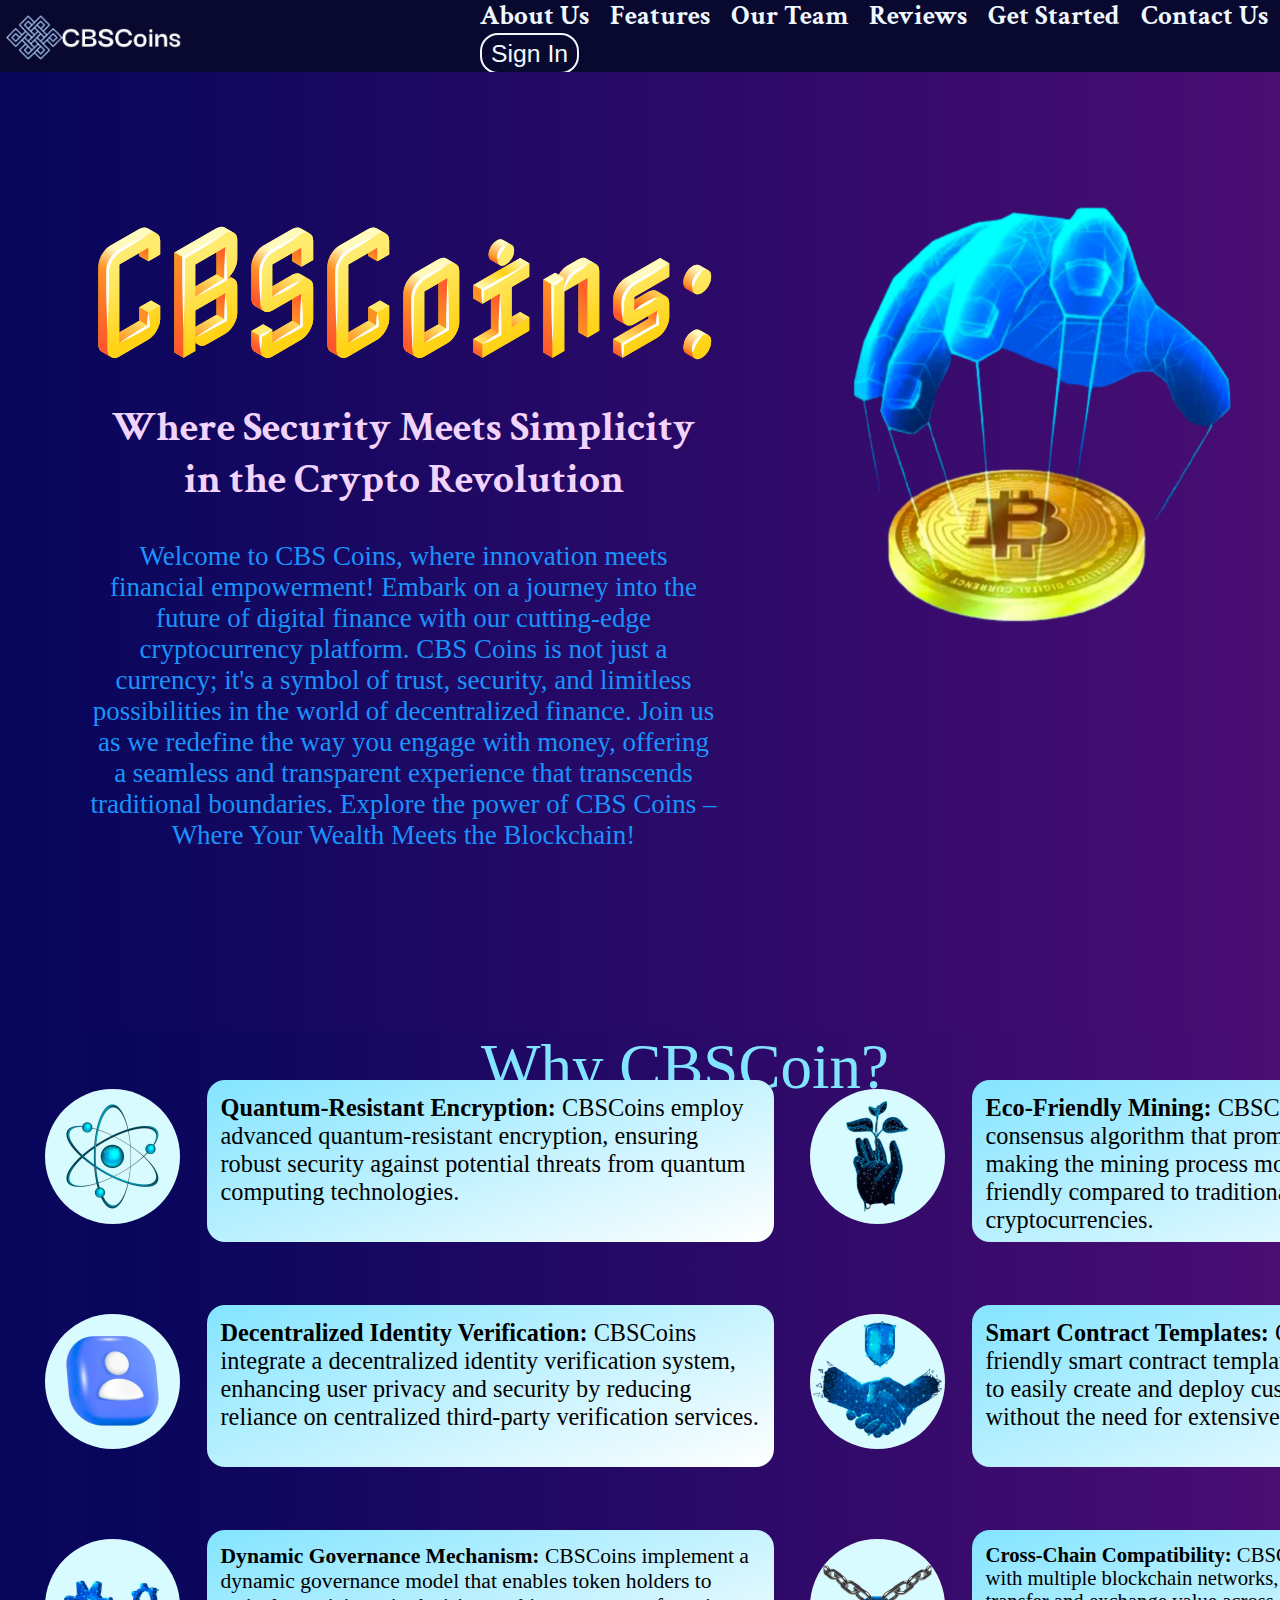
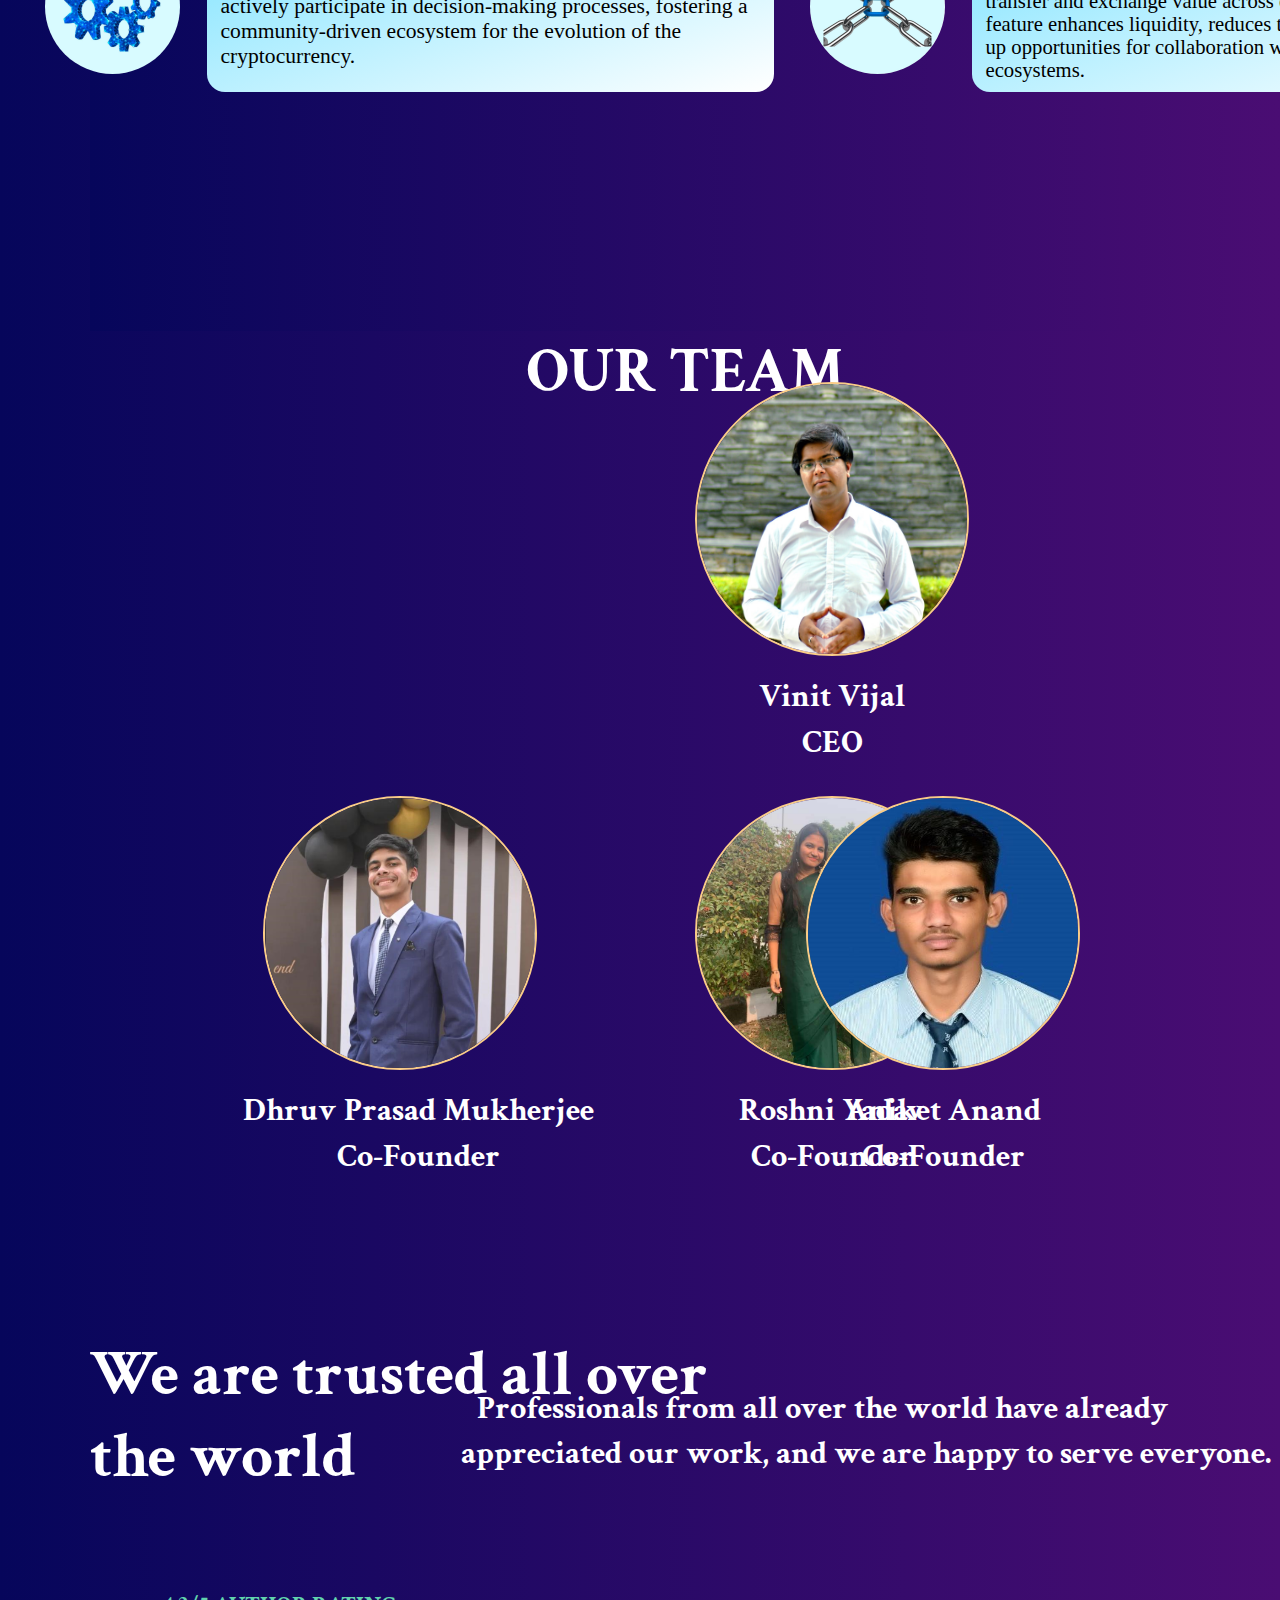
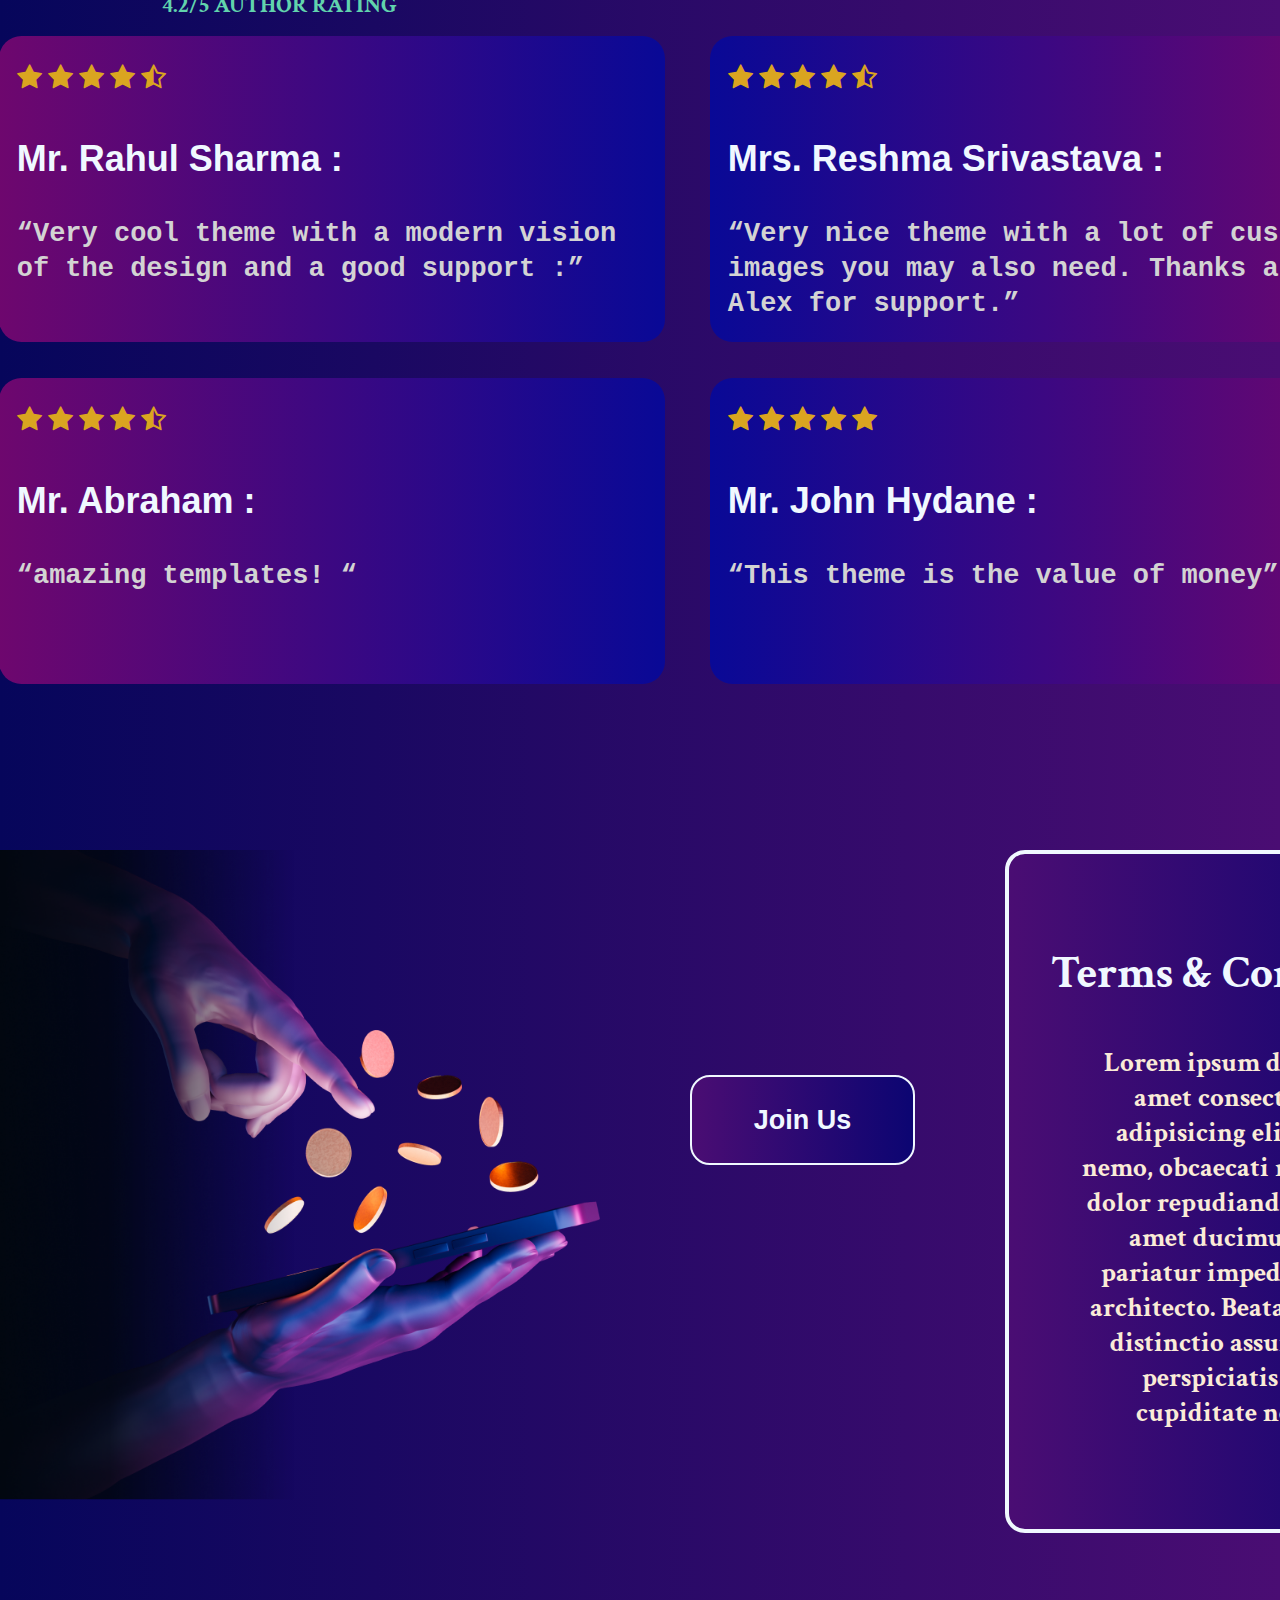
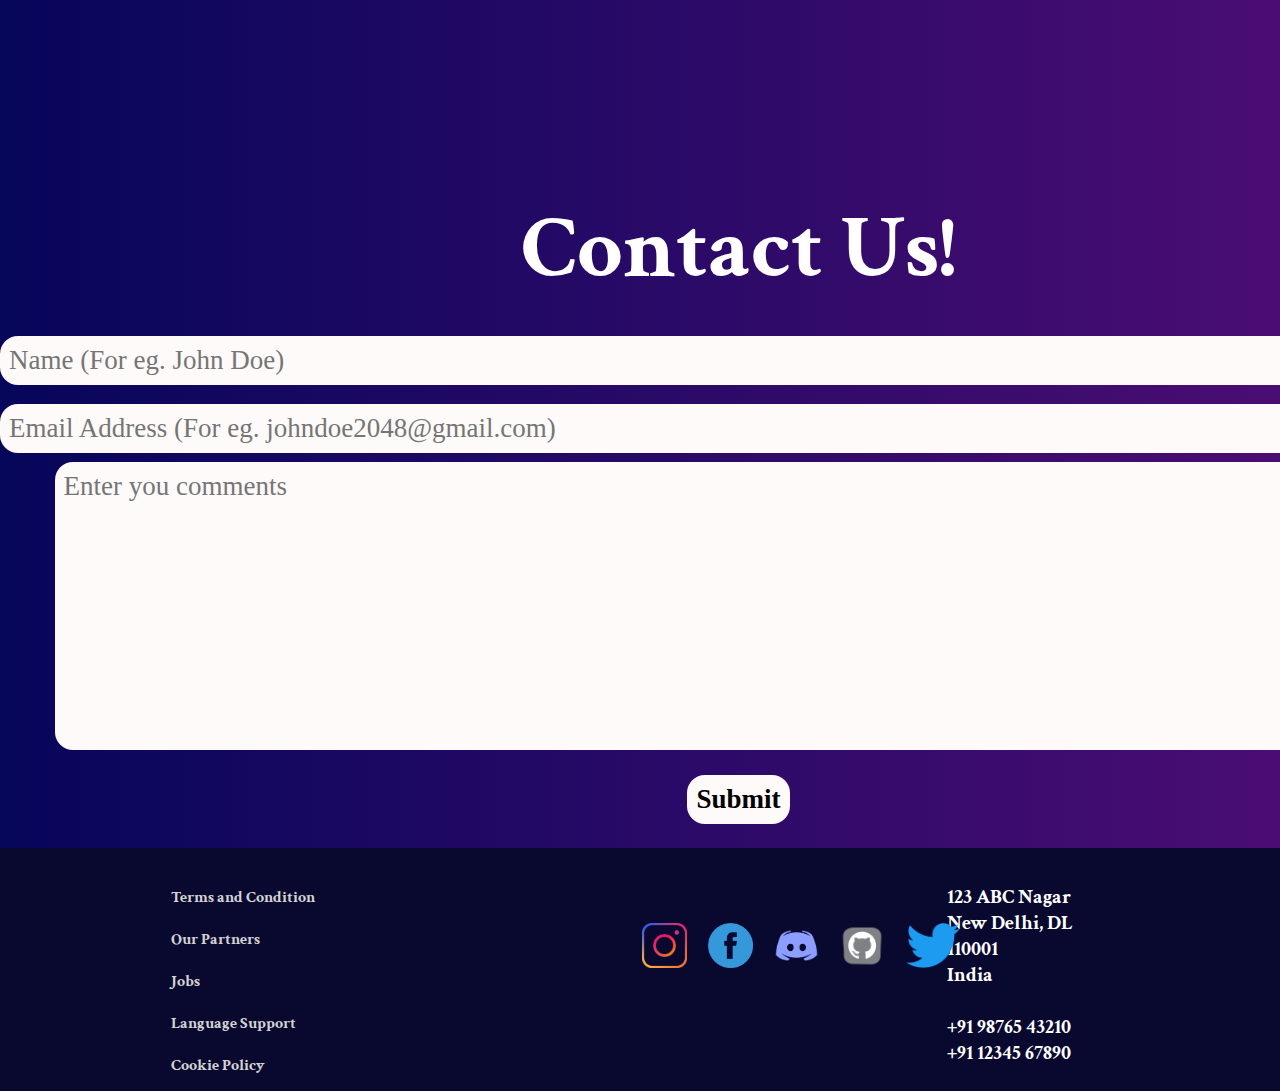
<file: CBSCoins-Final/index.html>
<!DOCTYPE html>
<html lang="en">
<head>
    <meta charset="UTF-8">
    <meta name="viewport" content="width=device-width, initial-scale=1.0">
    <title>Document</title>
    <link rel="stylesheet" href="design.css">
    <link rel="stylesheet" href="navbar.css">
    <link rel="stylesheet" href="features2.css">
    <link rel="stylesheet" href="team.css">
    <link rel="stylesheet" href="review.css">
    <link rel="stylesheet" href="contactus.css">
    <link rel="stylesheet" href="https://cdnjs.cloudflare.com/ajax/libs/font-awesome/4.7.0/css/font-awesome.min.css">
    <link rel="preconnect" href="https://fonts.googleapis.com">
    <link rel="preconnect" href="https://fonts.gstatic.com" crossorigin>
    <link href="https://fonts.googleapis.com/css2?family=Nabla:EDPT,EHLT@78,24&family=Zeyada&display=swap" rel="stylesheet">
</head>
<header>
    <nav class="navbar">
        <img src="logo.png" width="15%">
        <ul class="nav">
            <li><a href="#About">About Us</a></li>
            <li><a href="#bodyDM">Features</a></li>
            <li><a href="#team">Our Team</a></li>
            <li><a href="#reviews">Reviews</a></li>
            <li><a href="#use">Get Started</a></li>
            <li><a href="#contact">Contact Us</a></li>
            <li><button>Sign In</button></li>
        </ul>
    </nav>
</header>
<body>
    <div class="intro" id="About">
        <div class="main-text">
            <h1 class="nabla-googlefont">CBSCoins:<h1>
            <h2 class="subheading"> Where Security Meets Simplicity in the Crypto Revolution</h2><br>
            <p class="intro-para">Welcome to CBS Coins, where innovation meets financial empowerment!
             Embark on a journey into the future of digital finance with our cutting-edge 
             cryptocurrency platform. CBS Coins is not just a currency; it's a symbol of trust, 
             security, and limitless possibilities in the world of decentralized finance. 
             Join us as we redefine the way you engage with money, offering a seamless and transparent 
             experience that transcends traditional boundaries. Explore the power of 
             CBS Coins – Where Your Wealth Meets the Blockchain!</p>
        </div>
        <div class="main-image">
            <img src="main-image.png" width="600vh" height="500vh">
        </div>
    </div>
    <section class="intro" id="bodyDM">
        <p id="WhyCBSCoin">Why CBSCoin?</p>
        <div id="QREImage", class="images">
            <img src="Images/Quantum.jpg", class="imgLogo">
        </div>

        <div id="QREDesc", class="desc">
            <b>Quantum-Resistant Encryption:</b> CBSCoins employ advanced quantum-resistant encryption, ensuring robust security against potential threats from quantum computing technologies.
        </div>

        <div id="EFMImage", class="images">
            <img src="Images/Eco.jpg", class="imgLogo">
        </div>

        <div id="EFMDesc", class="desc">
            <b>Eco-Friendly Mining:</b> CBSCoins use a unique consensus algorithm that promotes energy efficiency, making the mining process more environmentally friendly compared to traditional proof-of-work cryptocurrencies.
        </div>

        <div id="DCIVImage", class="images">
            <img src="Images/Identity.jpg", class="imgLogo">
        </div>

        <div id="DCIVDesc", class="desc">
            <b>Decentralized Identity Verification:</b> CBSCoins integrate a decentralized identity verification system, enhancing user privacy and security by reducing reliance on centralized third-party verification services.
        </div>

        <div id="SCTImage", class="images">
            <img src="Images/Contract.jpg", class="imgLogo">
        </div>

        <div id="SCTDesc", class="desc">
            <b>Smart Contract Templates:</b> CBSCoins feature a user-friendly smart contract template system, allowing users to easily create and deploy custom smart contracts without the need for extensive coding knowledge.
        </div>

        <div id="DGMImage", class="images">
            <img src="Images/Mechanism.jpg", class="imgLogo">
        </div>

        <div id="DGMDesc", class="desc">
            <b>Dynamic Governance Mechanism:</b> CBSCoins implement a dynamic governance model that enables token holders to actively participate in decision-making processes, fostering a community-driven ecosystem for the evolution of the cryptocurrency.
        </div>

        <div id="CCCImage", class="images">
            <img src="Images/Chain.jpg", class="imgLogo">
        </div>

        <div id="CCCDesc", class="desc">
            <b>Cross-Chain Compatibility:</b> CBSCoins support interoperability with multiple blockchain networks, allowing users to seamlessly transfer and exchange value across different blockchains. This feature enhances liquidity, reduces transaction costs, and opens up opportunities for collaboration with other blockchain ecosystems.
        </div>
    </section>
    <section class="intro" id="team">
        <div class="team">
            <h1 class="_div1">OUR TEAM</h1>
        
        
            <div class="_div2">
                <div class="img1"> <img src="Images1/vinubhaiya.jpg" alt="" class="i1"></div>
                <h3 style="text-align: center;">Vinit Vijal <p style="text-align: center;margin-top: 0.5vh;">CEO</p></h3>
            </div>
            <div class="_div3">
                <div class="m1">
                    <div class="img2"><img src="Images1/jee.png" alt="" class="i1"></div>
                    <h3 style="text-align: center;">Dhruv Prasad Mukherjee <p style="text-align: center;margin-top: 0.5vh;">Co-Founder</p></h3>
                </div>
                <div class="m2">
                    <div class="img3"><img src="Images1/roshnu.png" alt="" class="i1"></div>
                    <h3 style="text-align: center;">Roshni Yadav <p style="text-align: center;margin-top: 0.5vh;">Co-Founder</p></h3>
                </div>
                <div class="m3">
                    <div class="img4"><img src="Images1/ani.jpg" alt="" class="i1"></div>
                    <h3 style="text-align: center;">Aniket Anand <p style="text-align: center;margin-top: 0.5vh;">Co-Founder</p></h3>
                </div>
            </div>
           </div>
        
    </section>
    <section class="intro" id="reviews">
        <div class="title">
            <a class="text1"><b>4.2/5 AUTHOR RATING</b></a>
            <h1 class="text2">We are trusted all over the world</h1>
            <a class="text3">Professionals from all over the world have already</a> 
            <a class="text4">appreciated our work, and we are happy to serve everyone.</a>
        </div>
        <div class="review">
            <div class="rev1">
                <div class="r1">
                    <span class="fa fa-star checked"></span>
                    <span class="fa fa-star checked"></span>
                    <span class="fa fa-star checked"></span>
                    <span class="fa fa-star checked"></span>
                    <span class="fa fa-star-half-full"></span>
                    <a class="f1"><br><br><b>Mr. Rahul Sharma :</b></a>
                    <a class="f2"><br><br>“Very cool theme with a modern vision of the design and a good support :”</a>
                </div>
                <div class="r2">
                    <span class="fa fa-star checked"></span>
                    <span class="fa fa-star checked"></span>
                    <span class="fa fa-star checked"></span>
                    <span class="fa fa-star checked"></span>
                    <span class="fa fa-star-half-full"></span>
                    <a class="f1"><br><br><b>Mrs. Reshma Srivastava :</b></a>
                    <a class="f2"><br><br>“Very nice theme with a lot of custom images you may also need. Thanks also Alex for support.”</a>
                </div>
            </div>
            <div class="rev2">
                <div class="r1">
                    <span class="fa fa-star checked"></span>
                    <span class="fa fa-star checked"></span>
                    <span class="fa fa-star checked"></span>
                    <span class="fa fa-star checked"></span>
                    <span class="fa fa-star-half-full"></span>
                    <a class="f1"><br><br><b>Mr. Abraham :</b></a>
                    <a class="f2"><br><br>“amazing templates! “</a>
                </div>
                <div class="r2">
                    <span class="fa fa-star checked"></span>
                    <span class="fa fa-star checked"></span>
                    <span class="fa fa-star checked"></span>
                    <span class="fa fa-star checked"></span>
                    <span class="fa fa-star checked"></span>
                    <a class="f1"><br><br><b>Mr. John Hydane :</b></a>
                    <a class="f2"><br><br>“This theme is the value of money”</a>
                </div>
            </div>
        </div>
    </section>
    <section class="start" id="use">
        <div class="new">
        <div class="coin">
            <img src="coin.png" width="600vh" height="650vh">
            <button>Join Us</button>
        </div>
        <div class="tc">
            <h3>Terms & Conditions</h3><br><br>
            <p>Lorem ipsum dolor sit amet consectetur adipisicing elit. 
                Quo nemo, obcaecati molestiae dolor repudiandae animi amet ducimus illo pariatur 
                impedit modi architecto. Beatae dolore distinctio assumenda perspiciatis eos, 
                cupiditate nemo.</p>
        </div>
    </div>
    </section>
    <section class="intro" id="contact">
        <div id="contactDiv">
            <div id="titleDiv">
                <h1 id="contactTitle">Contact Us!</h1>
            </div>
            <div id="allDivs" class="allDivs">
                <div id="nameDiv">
                    <input type="text" id="name" name="name" placeholder="Name (For eg. John Doe)" size="95">
                </div>
    
                <div id="emailDiv">
                    <input type="email" id="email" name="email" size="95" placeholder="Email Address (For eg. johndoe2048@gmail.com)">
                </div>
    
                <div id="commentDiv">
                    <textarea id="comment" name="comment" maxlength="300" rows="5" columns="60" placeholder="Enter you comments"></textarea>
                </div>
    
                <div id="submitDiv">
                    <input type="submit" title="Submit" value="Submit" id="submit">
                </div>
            </div>
        </div>
    
        <footer>
            <div class="FooterDiv">
                <div id="address-contact">
                    123 ABC Nagar<br>
                    New Delhi, DL 110001<br>
                    India<br><br>
                    +91 98765 43210<br>
                    +91 12345 67890
                </div>
                <div id="SMDiv">
                    <a href="#Instagram"><img src="Images/Instagram Logo.webp", class="SocialMedia", id="Instagram"></a>
                    <a href="#Facebook"><img src="Images/Facebook Logo.webp", class="SocialMedia", id="Facebook"></a>
                    <a href="#Discord"><img src="Images/Discord Logo.png", class="SocialMedia", id="Discord"></a>
                    <a href="#Github"><img src="Images/Github Logo.jpg", class="SocialMedia", id="Github"></a>
                    <a href="#Twitter"><img src="Images/Twitter Logo.webp", class="SocialMedia", id="Twitter"></a>
                </div>
                <div id="Links">
                    <br>
                    <a href="#ToC">Terms and Condition</a>
                    <br><br>
                    <a href="#OurPartners">Our Partners</a>
                    <br><br>
                    <a href="#Jobs">Jobs</a>
                    <br><br>
                    <a href="#LanguageSupport">Language Support</a>
                    <br><br>
                    <a href="#CookiePolicy">Cookie Policy</a>
                </div>
            </div>
        </footer>
    </section>
</body>
</html>
</file>
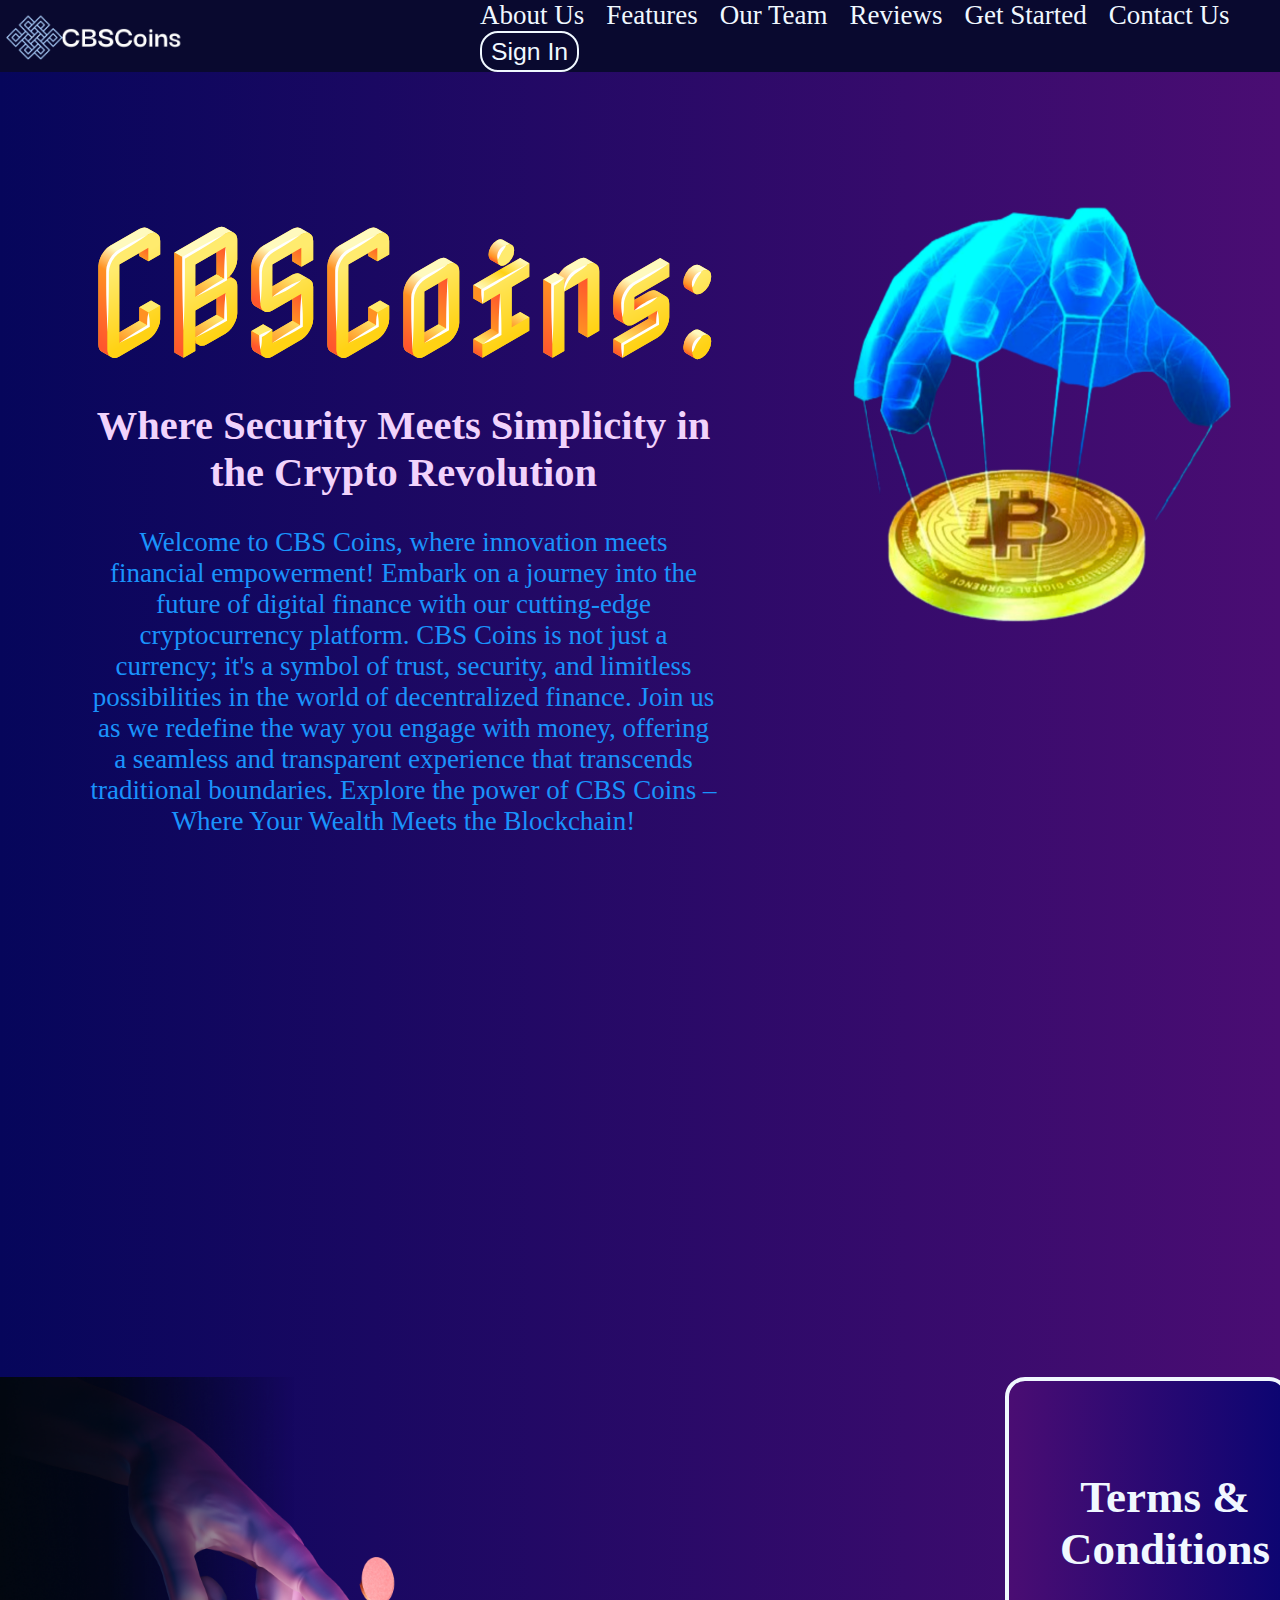
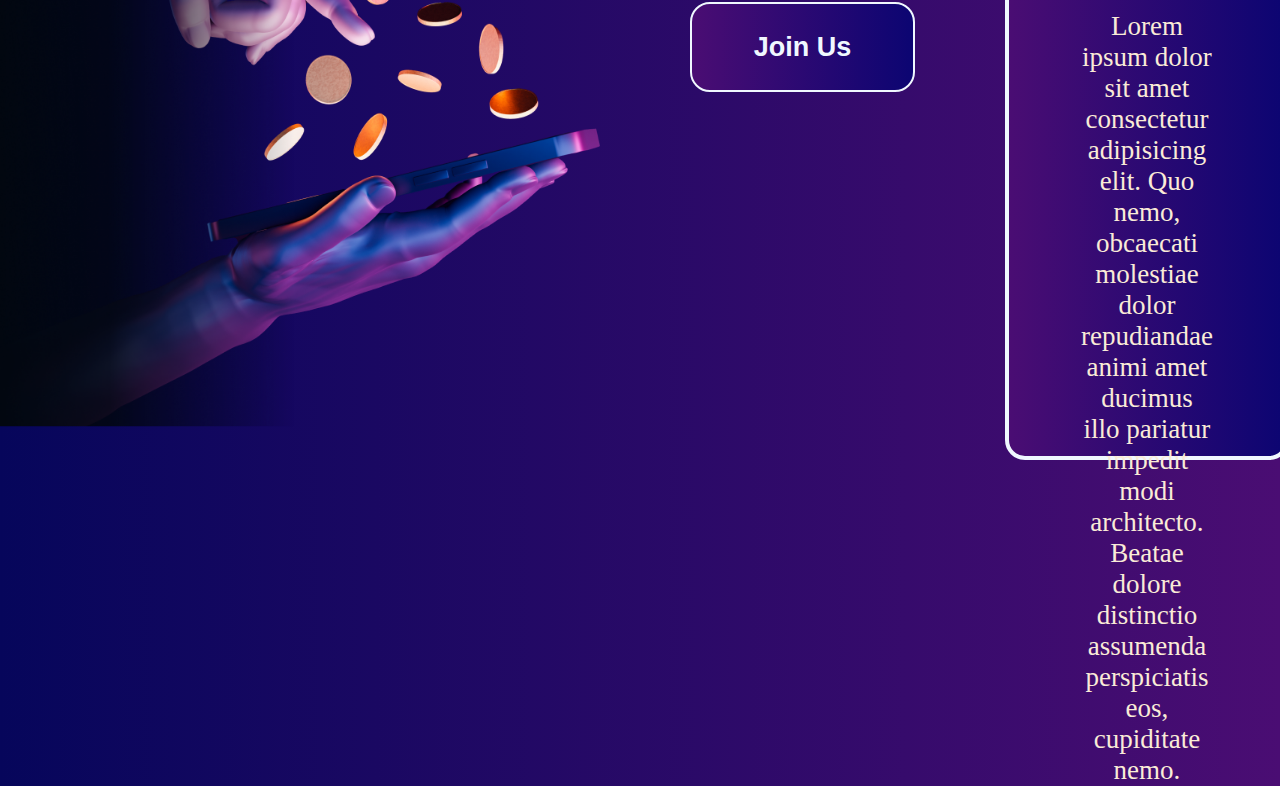
<file: Documents/CBSCoins-FutureCCs/index.html>
<!DOCTYPE html>
<html lang="en">
<head>
    <meta charset="UTF-8">
    <meta name="viewport" content="width=device-width, initial-scale=1.0">
    <title>Document</title>
    <link rel="stylesheet" href="design.css">
    <link rel="stylesheet" href="navbar.css">
    <link rel="preconnect" href="https://fonts.googleapis.com">
    <link rel="preconnect" href="https://fonts.gstatic.com" crossorigin>
    <link href="https://fonts.googleapis.com/css2?family=Nabla:EDPT,EHLT@78,24&family=Zeyada&display=swap" rel="stylesheet">
</head>
<header>
    <nav class="navbar">
        <img src="logo.png" width="15%">
        <ul class="nav">
            <li><a href="#About">About Us</a></li>
            <li><a href="#features">Features</a></li>
            <li><a href="#team">Our Team</a></li>
            <li><a href="#reviews">Reviews</a></li>
            <li><a href="#use">Get Started</a></li>
            <li><a href="#contact">Contact Us</a></li>
            <li><button>Sign In</button></li>
        </ul>
    </nav>
</header>
<body>
    <div class="intro" id="About">
        <div class="main-text">
            <h1 class="nabla-googlefont">CBSCoins:<h1>
            <h2 class="subheading"> Where Security Meets Simplicity in the Crypto Revolution</h2><br>
            <p class="intro-para">Welcome to CBS Coins, where innovation meets financial empowerment!
             Embark on a journey into the future of digital finance with our cutting-edge 
             cryptocurrency platform. CBS Coins is not just a currency; it's a symbol of trust, 
             security, and limitless possibilities in the world of decentralized finance. 
             Join us as we redefine the way you engage with money, offering a seamless and transparent 
             experience that transcends traditional boundaries. Explore the power of 
             CBS Coins – Where Your Wealth Meets the Blockchain!</p>
        </div>
        <div class="main-image">
            <img src="main-image.png" width="600vh" height="500vh">
        </div>
    </div>
    <section class="intro" id="features">
       
    </section>
    <section class="intro" id="team">
        
    </section>
    <section class="intro" id="reviews">
       
    </section>
    <section class="start" id="use">
        <div class="coin">
            <img src="coin.png" width="600vh" height="650vh">
            <button>Join Us</button>
        </div>
        <div class="tc">
            <h3>Terms & Conditions</h3><br><br>
            <p>Lorem ipsum dolor sit amet consectetur adipisicing elit. 
                Quo nemo, obcaecati molestiae dolor repudiandae animi amet ducimus illo pariatur 
                impedit modi architecto. Beatae dolore distinctio assumenda perspiciatis eos, 
                cupiditate nemo.</p>
        </div>
    </section>
    <section class="intro" id="contact">
        
    </section>
</body>
</html>
</file>
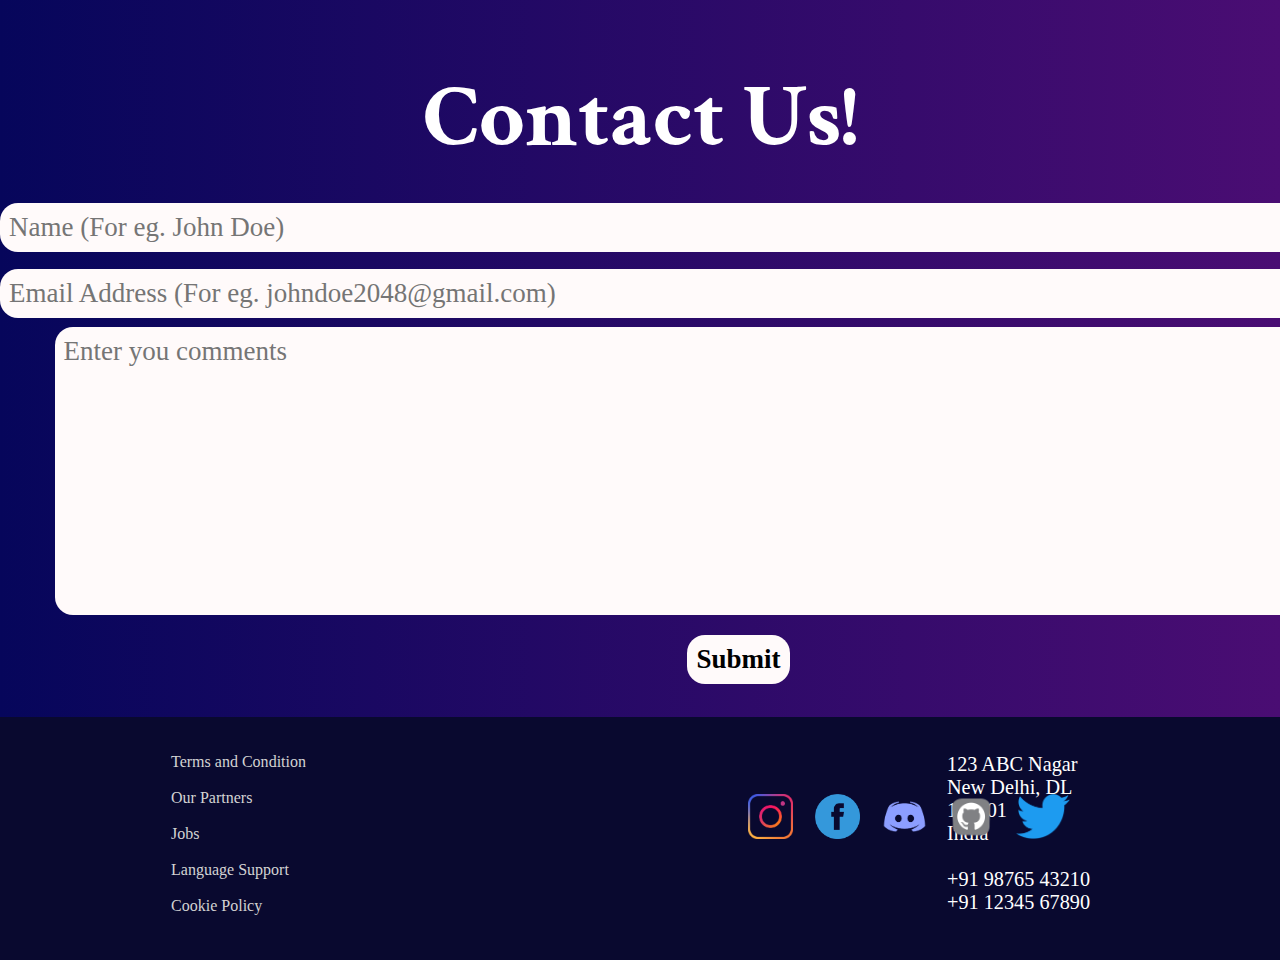
<file: Documents/CBSCoins-FutureCCs/contactus.html>
<!DOCTYPE html>
<html lang="en">
<head>
    <meta charset="UTF-8">
    <meta name="viewport" content="width=device-width, initial-scale=1.0">
    <title>Contact Us</title>
    <link rel="stylesheet" href="contactus.css">
</head>
<body id="bodyDM">
    <div id="contactDiv">
        <div id="titleDiv">
            <h1 id="contactTitle">Contact Us!</h1>
        </div>
        <div id="allDivs" class="allDivs">
            <div id="nameDiv">
                <input type="text" id="name" name="name" placeholder="Name (For eg. John Doe)" size="95">
            </div>

            <div id="emailDiv">
                <input type="email" id="email" name="email" size="95" placeholder="Email Address (For eg. johndoe2048@gmail.com)">
            </div>

            <div id="commentDiv">
                <textarea id="comment" name="comment" maxlength="300" rows="5" columns="60" placeholder="Enter you comments"></textarea>
            </div>

            <div id="submitDiv">
                <input type="submit" title="Submit" value="Submit" id="submit">
            </div>
        </div>
    </div>

    <footer>
        <div class="FooterDiv">
            <div id="address-contact">
                123 ABC Nagar<br>
                New Delhi, DL 110001<br>
                India<br><br>
                +91 98765 43210<br>
                +91 12345 67890
            </div>
            <div id="SMDiv">
                <a href="#Instagram"><img src="Images/Instagram Logo.webp", class="SocialMedia", id="Instagram"></a>
                <a href="#Facebook"><img src="Images/Facebook Logo.webp", class="SocialMedia", id="Facebook"></a>
                <a href="#Discord"><img src="Images/Discord Logo.png", class="SocialMedia", id="Discord"></a>
                <a href="#Github"><img src="Images/Github Logo.jpg", class="SocialMedia", id="Github"></a>
                <a href="#Twitter"><img src="Images/Twitter Logo.webp", class="SocialMedia", id="Twitter"></a>
            </div>
            <div id="Links">
                <br>
                <a href="#ToC">Terms and Condition</a>
                <br><br>
                <a href="#OurPartners">Our Partners</a>
                <br><br>
                <a href="#Jobs">Jobs</a>
                <br><br>
                <a href="#LanguageSupport">Language Support</a>
                <br><br>
                <a href="#CookiePolicy">Cookie Policy</a>
            </div>
        </div>
    </footer>
</body>
</html>
</file>
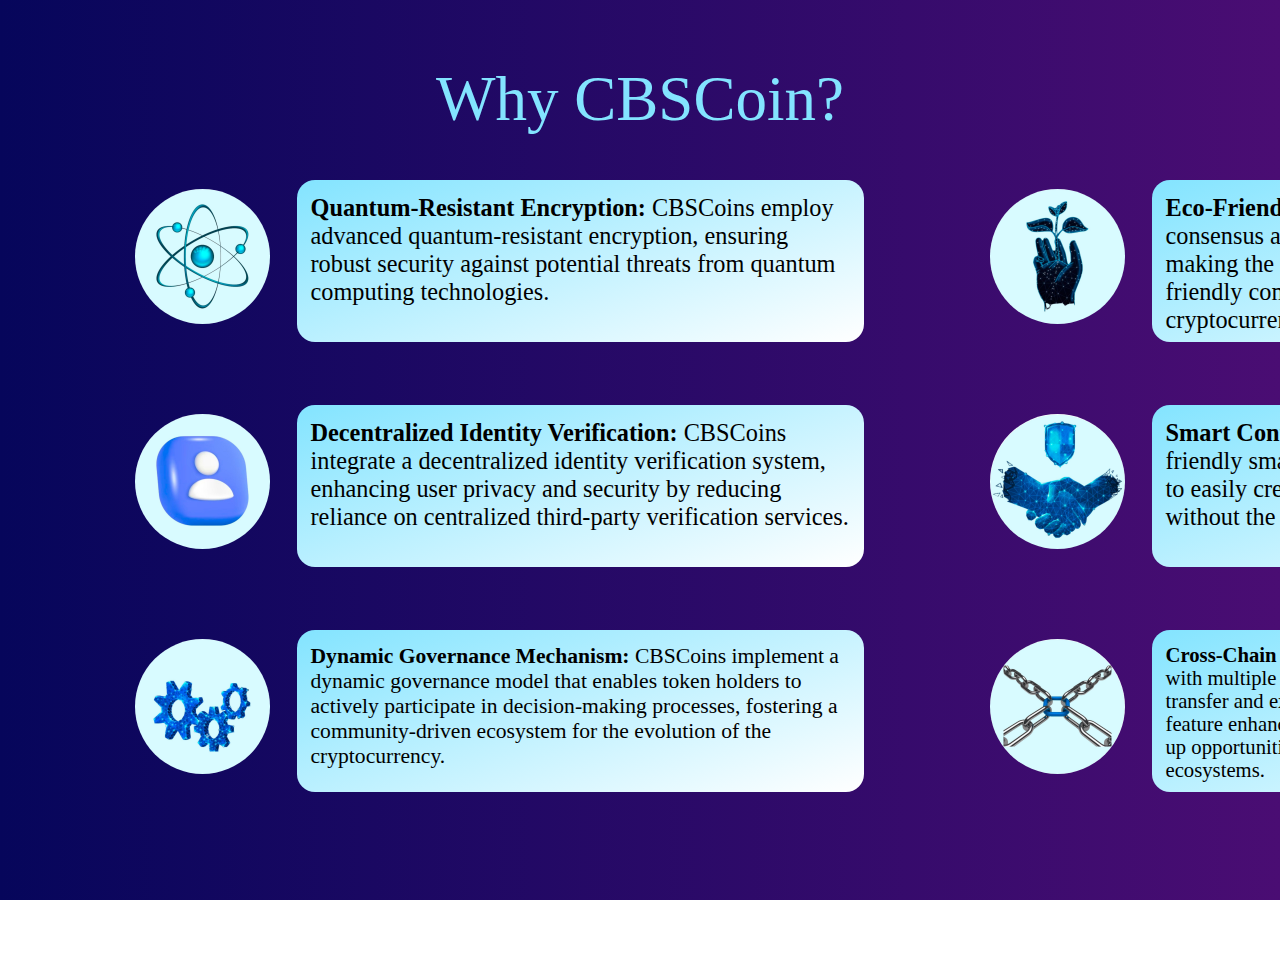
<file: Documents/CBSCoins-FutureCCs/features2.html>
<!DOCTYPE html>
<html lang="en">
<head>
    <meta charset="UTF-8">
    <meta name="viewport" content="width=device-width, initial-scale=1.0">
    <link rel="stylesheet" href="features2.css">
    <title>Document</title>
</head>
<body id="bodyDM">
    <p id="WhyCBSCoin">Why CBSCoin?</p>
    <div id="QREImage", class="images">
        <img src="Images/Quantum.jpg", class="imgLogo">
    </div>

    <div id="QREDesc", class="desc">
        <b>Quantum-Resistant Encryption:</b> CBSCoins employ advanced quantum-resistant encryption, ensuring robust security against potential threats from quantum computing technologies.
    </div>

    <div id="EFMImage", class="images">
        <img src="Images/Eco.jpg", class="imgLogo">
    </div>

    <div id="EFMDesc", class="desc">
        <b>Eco-Friendly Mining:</b> CBSCoins use a unique consensus algorithm that promotes energy efficiency, making the mining process more environmentally friendly compared to traditional proof-of-work cryptocurrencies.
    </div>

    <div id="DCIVImage", class="images">
        <img src="Images/Identity.jpg", class="imgLogo">
    </div>

    <div id="DCIVDesc", class="desc">
        <b>Decentralized Identity Verification:</b> CBSCoins integrate a decentralized identity verification system, enhancing user privacy and security by reducing reliance on centralized third-party verification services.
    </div>

    <div id="SCTImage", class="images">
        <img src="Images/Contract.jpg", class="imgLogo">
    </div>

    <div id="SCTDesc", class="desc">
        <b>Smart Contract Templates:</b> CBSCoins feature a user-friendly smart contract template system, allowing users to easily create and deploy custom smart contracts without the need for extensive coding knowledge.
    </div>

    <div id="DGMImage", class="images">
        <img src="Images/Mechanism.jpg", class="imgLogo">
    </div>

    <div id="DGMDesc", class="desc">
        <b>Dynamic Governance Mechanism:</b> CBSCoins implement a dynamic governance model that enables token holders to actively participate in decision-making processes, fostering a community-driven ecosystem for the evolution of the cryptocurrency.
    </div>

    <div id="CCCImage", class="images">
        <img src="Images/Chain.jpg", class="imgLogo">
    </div>

    <div id="CCCDesc", class="desc">
        <b>Cross-Chain Compatibility:</b> CBSCoins support interoperability with multiple blockchain networks, allowing users to seamlessly transfer and exchange value across different blockchains. This feature enhances liquidity, reduces transaction costs, and opens up opportunities for collaboration with other blockchain ecosystems.
    </div>
</body>
</html>
</file>
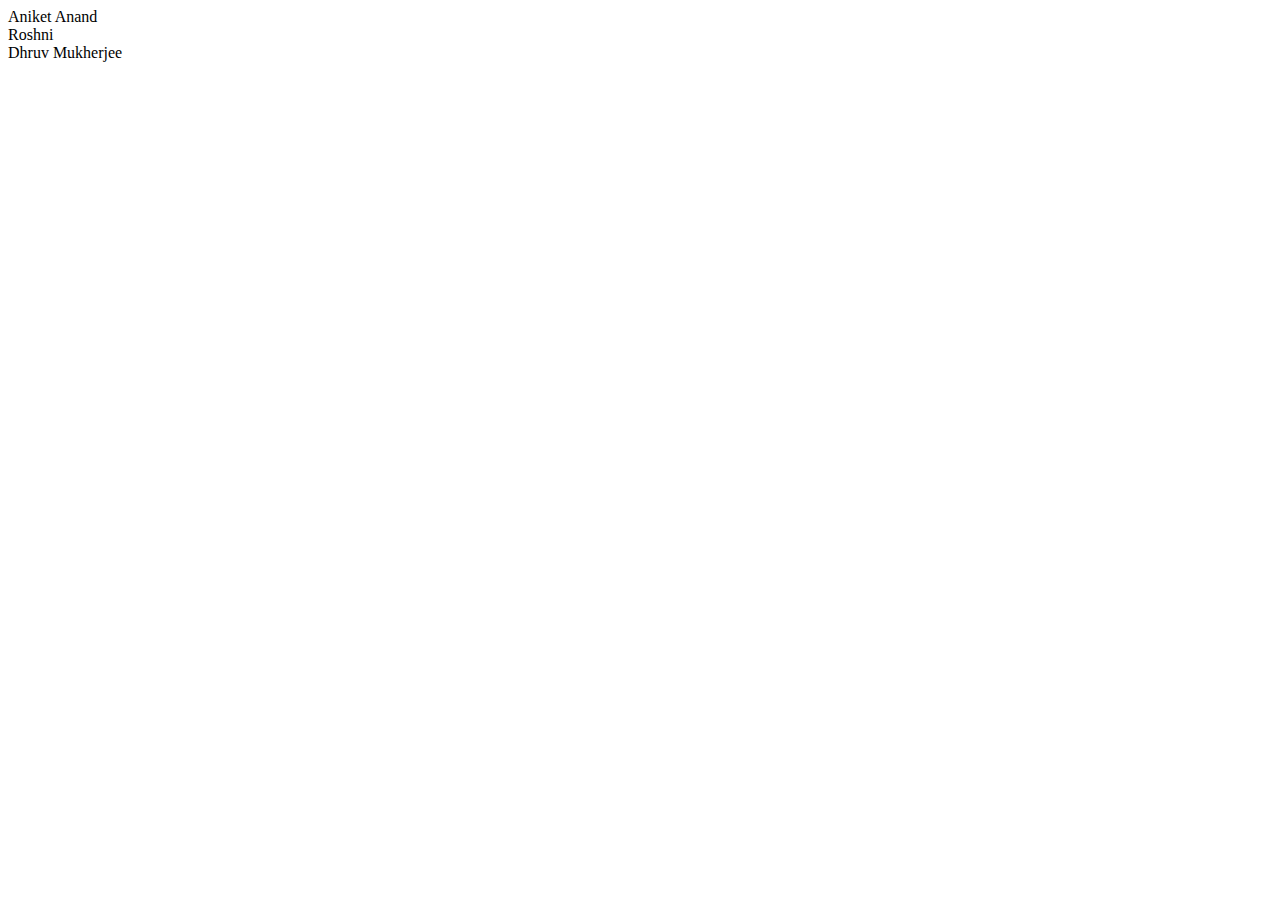
<file: Documents/CBSCoins-FutureCCs/ourteam.html>
<!DOCTYPE html>
<html lang="en">
<head>
    <meta charset="UTF-8">
    <meta name="viewport" content="width=device-width, initial-scale=1.0">
    <title>Document</title>
</head>
<body>
    <div>Aniket Anand</div>
    <div>Roshni</div>
    <div>Dhruv Mukherjee</div>
    <div></div>
    <div></div>
    <div></div>
</body>
</html>
</file>
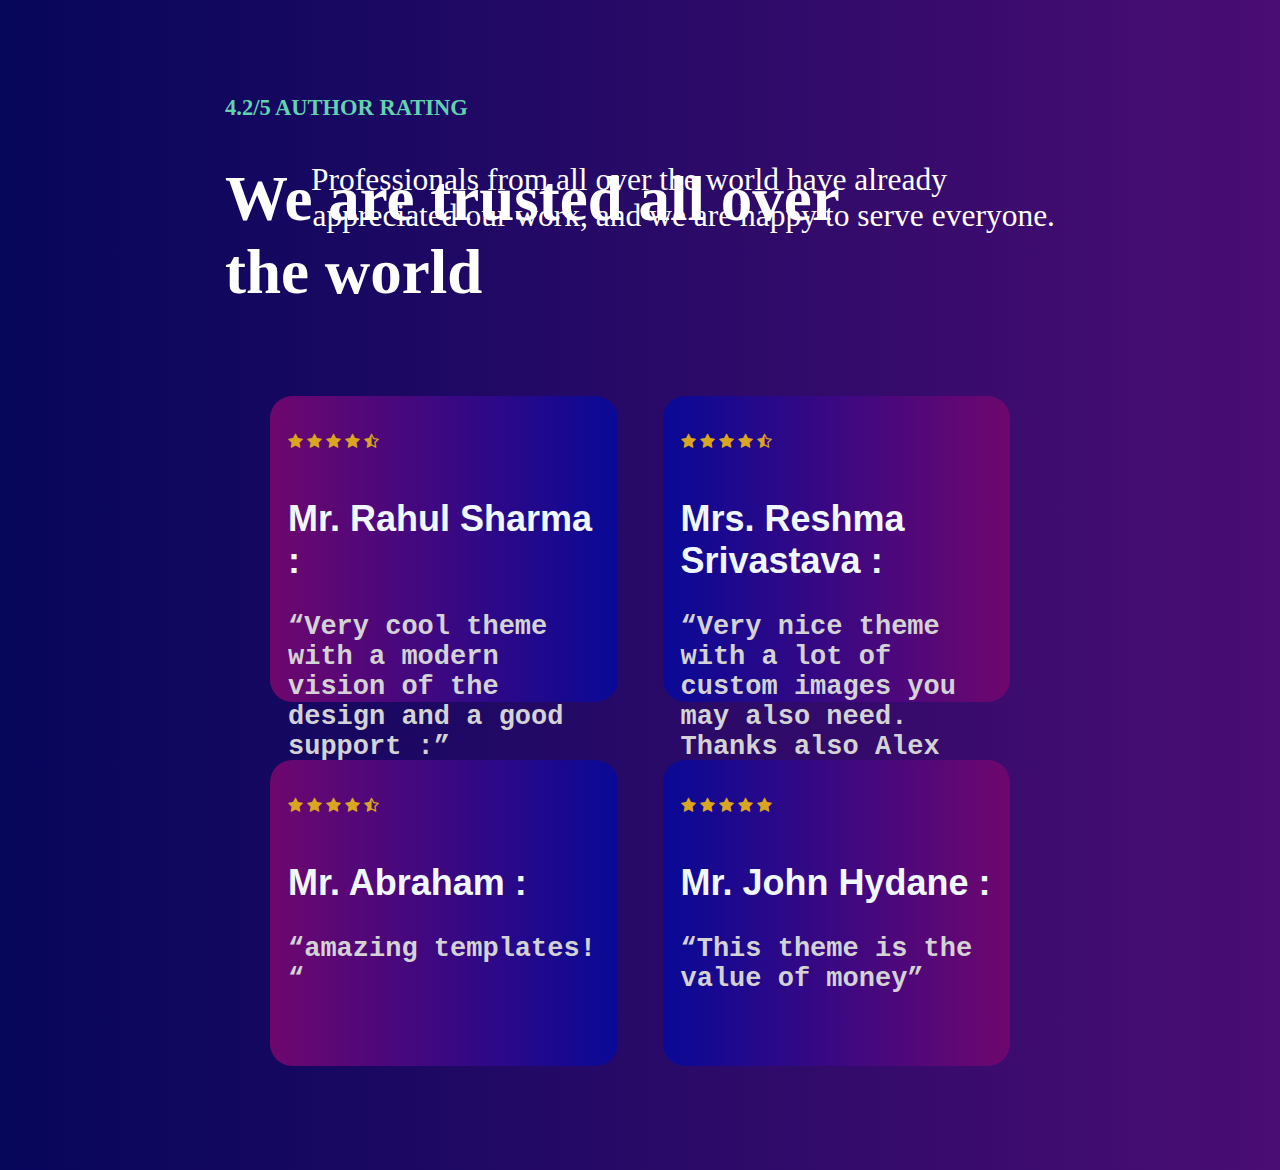
<file: Documents/CBSCoins-FutureCCs/Review.html>
<!DOCTYPE html>
<html lang="en">
<head>
    <meta charset="UTF-8">
    <meta name="viewport" content="width=device-width, initial-scale=1.0">
    <title>Document</title>
    <link rel="stylesheet" href="review.css">
    <link rel="stylesheet" href="https://cdnjs.cloudflare.com/ajax/libs/font-awesome/4.7.0/css/font-awesome.min.css">
</head>
<body>
    <div class="title">
        <a class="text1"><b>4.2/5 AUTHOR RATING</b></a>
        <h1 class="text2">We are trusted all over the world</h1>
        <a class="text3">Professionals from all over the world have already</a> 
        <a class="text4">appreciated our work, and we are happy to serve everyone.</a>
    </div>
    <div class="review">
        <div class="rev1">
            <div class="r1">
                <span class="fa fa-star checked"></span>
                <span class="fa fa-star checked"></span>
                <span class="fa fa-star checked"></span>
                <span class="fa fa-star checked"></span>
                <span class="fa fa-star-half-full"></span>
                <a class="f1"><br><br><b>Mr. Rahul Sharma :</b></a>
                <a class="f2"><br><br>“Very cool theme with a modern vision of the design and a good support :”</a>
            </div>
            <div class="r2">
                <span class="fa fa-star checked"></span>
                <span class="fa fa-star checked"></span>
                <span class="fa fa-star checked"></span>
                <span class="fa fa-star checked"></span>
                <span class="fa fa-star-half-full"></span>
                <a class="f1"><br><br><b>Mrs. Reshma Srivastava :</b></a>
                <a class="f2"><br><br>“Very nice theme with a lot of custom images you may also need. Thanks also Alex for support.”</a>
            </div>
        </div>
        <div class="rev2">
            <div class="r1">
                <span class="fa fa-star checked"></span>
                <span class="fa fa-star checked"></span>
                <span class="fa fa-star checked"></span>
                <span class="fa fa-star checked"></span>
                <span class="fa fa-star-half-full"></span>
                <a class="f1"><br><br><b>Mr. Abraham :</b></a>
                <a class="f2"><br><br>“amazing templates! “</a>
            </div>
            <div class="r2">
                <span class="fa fa-star checked"></span>
                <span class="fa fa-star checked"></span>
                <span class="fa fa-star checked"></span>
                <span class="fa fa-star checked"></span>
                <span class="fa fa-star checked"></span>
                <a class="f1"><br><br><b>Mr. John Hydane :</b></a>
                <a class="f2"><br><br>“This theme is the value of money”</a>
            </div>
        </div>
    </div>
</body>
</html>
</file>
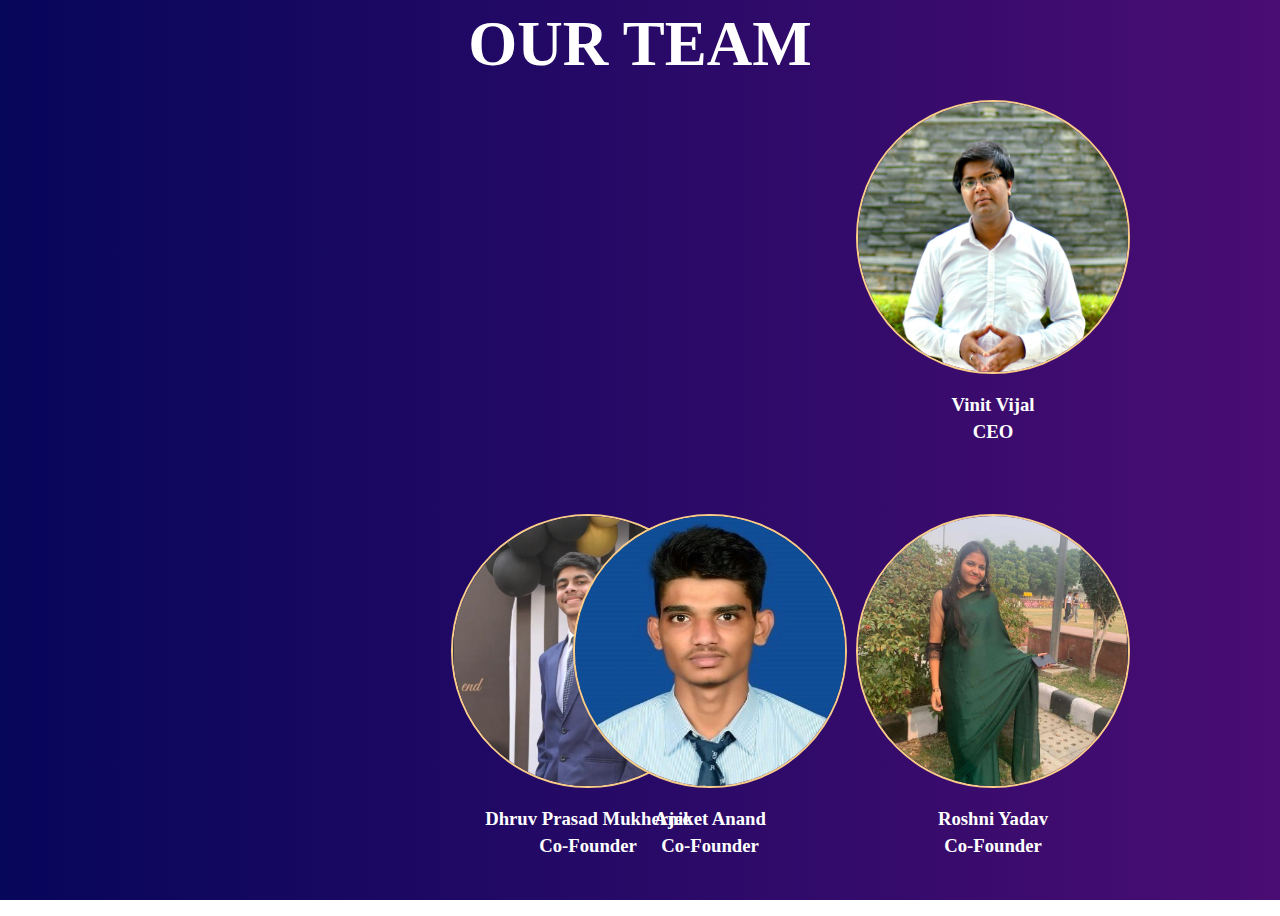
<file: Documents/CBSCoins-FutureCCs/Team.html>
<!DOCTYPE html>
<html lang="en">
<head>
    <meta charset="UTF-8">
    <meta name="viewport" content="width=device-width, initial-scale=1.0">
    <title>Document</title>
    <link rel="stylesheet" href="team.css">
</head>
<body>
   <div class="team">
    <h1 class="_div1">OUR TEAM</h1>


    <div class="_div2">
        <div class="img1"> <img src="Images1/vinubhaiya.jpg" alt="" class="i1"></div>
        <h3 style="text-align: center;">Vinit Vijal <p style="text-align: center;margin-top: 0.5vh;">CEO</p></h3>
    </div>
    <div class="_div3">
        <div class="m1">
            <div class="img2"><img src="Images1/jee.png" alt="" class="i1"></div>
            <h3 style="text-align: center;">Dhruv Prasad Mukherjee <p style="text-align: center;margin-top: 0.5vh;">Co-Founder</p></h3>
        </div>
        <div class="m2">
            <div class="img3"><img src="Images1/roshnu.png" alt="" class="i1"></div>
            <h3 style="text-align: center;">Roshni Yadav <p style="text-align: center;margin-top: 0.5vh;">Co-Founder</p></h3>
        </div>
        <div class="m3">
            <div class="img4"><img src="Images1/ani.jpg" alt="" class="i1"></div>
            <h3 style="text-align: center;">Aniket Anand <p style="text-align: center;margin-top: 0.5vh;">Co-Founder</p></h3>
        </div>
    </div>
   </div>
</body>
</html>
</file>
<file: CBSCoins-Final/design.css>
*{ 
    padding: 0;
    margin:0;
}
html {
    scroll-behavior: smooth;
}
body{
    background: linear-gradient(90deg, rgb(6, 6, 91), rgb(74, 13, 115));
}
.intro{
    display: flex;
    justify-content: space-evenly;
    margin-top: 20vh;
    margin-left: 10vh;
    font-size: 3vh;
}
.subheading{
    text-align:center;
    color: rgb(241, 211, 252);
}
.intro-para{
    text-align:center;
    color:rgb(26, 147, 252);
    font-family:'Times New Roman', Times, serif;
}
.nabla-googlefont{
    text-align:center;
    color: aliceblue;
    font-size: 15vh;
    font-family: "Nabla", system-ui;
    font-optical-sizing: auto;
    font-weight: 400;
    font-style: normal;
    font-variation-settings:
        "EDPT" 78,
        "EHLT" 24;
}
.nav a{
    text-decoration: none;
}
.start{
   position:absolute;
    top: 430vh;
}   
.new{
    display:flex;
}
.tc{
    border: 0.5vh solid aliceblue;
    height:75vh;
    width: 50vh;
    margin-right: 10vh;
    margin-left: 10vh;
    border-radius: 20px;
    background: linear-gradient(90deg, rgb(74, 13, 115), rgb(12, 5, 114));  
}

.tc h3{
    font-size:5vh;
    color: aliceblue;
    margin-left: 2vh;
    margin-top: 10vh;
    text-align:center;
}
.tc p{
    color:antiquewhite;
    font-size: 3vh;
    margin-left: 8vh;
    margin-right: 8vh;
    text-align:center;
}
.coin{
    display: flex;
}
.coin img{
    margin-left: 0vh;
}
.coin button{
    font-size: 3vh;
    border: 0.25vh solid aliceblue;
    color: aliceblue;
    border-radius: 20px;
    background: linear-gradient(90deg, rgb(74, 13, 115), rgb(12, 5, 114));  
    font-weight: bold;
    margin-left: 10vh;
    height: 10vh;
    width:25vh;
    margin-top: 25vh;
    transition-duration: 0.5s;
    cursor: pointer;
}
.coin button:hover{
    background:rgb(234, 187, 242);
    color: rgb(10, 10, 55);
}
</file>
<file: CBSCoins-Final/navbar.css>
.navbar{
    z-index: 2;
   justify-content: space-evenly;
   display: flex;
   width: 100%;
   background-color: rgb(9, 9, 47);
   top: 0;
   height: 8vh;
   color:aliceblue;
   align-items: center;
   cursor: pointer;
   position: fixed;
   overflow: hidden;

}
.nav{
    margin-left: 30vh;
}
.navbar ul li{
    list-style: none;
    display: inline-block;
    margin-left: 2vh;
    font-size: 3vh;
}
.navbar a{
    text-decoration: none;
    color: aliceblue;
    transition-duration: 0.5s;
}
.navbar a:hover{
    color: violet;
    border-bottom: 0.5vh solid violet;
}
.navbar button{
    padding:0.5vh 1vh;
    background:transparent;
    color:aliceblue;
    border: 0.25vh solid aliceblue;
    border-radius: 2vh; 
    font-size: 2.75vh;
    cursor: pointer;
    transition-duration: 0.5s;
}
.navbar button:hover{
    border: 0.25vh solid violet;
    color: violet;
}
</file>
<file: CBSCoins-Final/features2.css>
#bodyDM{
    background: linear-gradient(90deg, rgb(6, 6, 91), rgb(74, 13, 115));
    /* background-attachment: fixed; */
    height: 100vh;
    color: white;
}

#WhyCBSCoin{
    text-align: center;
    font-size: 7vh;
    color : rgb(131, 228, 255);
    font-family: 'Times New Roman', Times, serif;
}

.images{
    height : 15vh;
    width: 15vh;
    border-radius: 50%;
    margin-bottom: 1vh;
}

.imgLogo{
    height : 15vh;
    width: 15vh;
    border-radius: 50%;
}

#QREImage{
    top: 101vh;
    position: absolute;
    left: 5vh;
}

#EFMImage{
    top: 101vh;
    position: absolute;
    left: 90vh;
}

#DCIVImage{
    top: 126vh;
    position: absolute;
    left: 5vh;
}

#SCTImage{
    top: 126vh;
    position: absolute;
    left: 90vh;
}

#DGMImage{
    top: 151vh;
    position: absolute;
    left: 5vh;
}

#CCCImage{
    top: 151vh;
    position: absolute;
    left: 90vh;
}

.desc{
    color : black;
    position: absolute;
    backdrop-filter: blur(8px);
    height : 15vh;
    width : 60vh;
    border-radius: 2vh;
    top : 0vh;
    padding : 1.5vh;
    font-family: 'Times New Roman', Times, serif;
    background-image: linear-gradient(160deg, rgb(131, 228, 255), rgb(255, 255, 255));
    margin-bottom: 1vh;
}

#QREDesc{
    top : 100vh;
    left: 23vh;
    font-size : 2.7vh;
}

#EFMDesc{
    top : 100vh;
    left: 108vh;
    font-size : 2.7vh;
}

#DCIVDesc{
    top : 125vh;
    left: 23vh;
    font-size : 2.7vh;
}

#SCTDesc{
    top : 125vh;
    left: 108vh;
    font-size : 2.7vh;
}

#DGMDesc{
    top : 150vh;
    left: 23vh;
    font-size : 2.4vh;
}

#CCCDesc{
    top : 150vh;
    left: 108vh;
    font-size : 2.3vh;
}
</file>
<file: CBSCoins-Final/team.css>
body{
    position: sticky;
    background: linear-gradient(90deg, rgb(6, 6, 91), rgb(74, 13, 115));
    /* background-attachment: fixed; */
    height: 100vh;
    color: white;
    font-family: CrimsonTextBold;
}

.team{
    height: 100vh;
}
._div1{
    margin-top: -20vh;
    font-size: 7vh;
    text-align: center;
    /* background-color: aqua; */
}
._div2{
    /* background-color: bisque; */
    position: absolute;
    left: 75vh;
    top: 198vh;
}

.img1{
    height: 30vh;
    width: 30vh;
    display: flex;
    flex-direction: column;
    margin: 20px;
    /* justify-content: center; */
    border-radius: 50%;
    border: 2px solid;
    border-color: rgb(249, 204, 136);
}
.img2{
    height: 30vh;
    width: 30vh;
    display: flex;
    flex-direction: column;
    margin: 20px;
    /* justify-content: center; */
    border-radius: 50%;
    border: 2px solid;
    border-color: rgb(249, 204, 136);
}
.img3{
    height: 30vh;
    width: 30vh;
    display: flex;
    flex-direction: column;
    margin: 20px;
    /* justify-content: center; */
    border-radius: 50%;
    border: 2px solid;
    border-color: rgb(249, 204, 136);
}
.img4{
    height: 30vh;
    width: 30vh;
    display: flex;
    flex-direction: column;
    margin: 20px;
    /* justify-content: center; */
    border-radius: 50%;
    border: 2px solid;
    border-color: rgb(249, 204, 136);
}
.i1{
    height: 30vh;
    width: 30vh;
    border-radius: 50%;
}

.m1{
    /* background-color: azure; */
    position: absolute; 
    left: 27vh;
    top: 244vh;
}
.m2{
    /* background-color: beige; */
    position: absolute;
    left: 75vh;
    top: 244vh;
}
.m3{
    /* background-color: blanchedalmond; */
    position: absolute;
    right: 20vh;
    top: 244vh;
}
</file>
<file: CBSCoins-Final/review.css>
/* #reviews{
  margin: 0.5vh;
  padding: 10vh;
} */
.title{
  display: flex;
  /* position: absolute; */
  flex-direction: column;
  margin-left: 0.5vh;
}
.text1{
  color: rgb(97, 211, 173);
  font-size: 2.5vh;
  left: 18vh;
  position: absolute;
}

.text2{
  position: absolute;
  color: white;
  font-size: 7vh;
  width:70vh;
  left: 10vh;
  top:306vh;
}

.text3{
  color: white;
  font-size: 3.5vh;
  position: absolute;
  right: 12.5vh;
  top: 312vh;
}

.text4{
  color: white;
  font-size: 3.5vh;
  position: absolute;
  right: 1vh;
  top: 317vh;
}

.review{
  position: absolute;
  flex-direction: column;
  margin-top: 5vh;
  margin-left: 0.5vh;
}

.rev1{
  display: flex;
  height: 30vh;
  padding-bottom: 8vh; 
  /* padding: 5vh; */
}
.rev2{
  /* margin-top: 0.5vh; */
  position: absolute;
  display: flex;
  height: 30vh;
  /* padding: 5vh; */
}

.r1{
  background-image: linear-gradient(90deg,rgb(110, 7, 110),rgb(9, 9, 150));
  height: 30vh;
  width: 70vh;
  border-radius: 2.5vh;
  padding: 2vh;
}
.r2{
  background-image: linear-gradient(270deg,rgb(110, 7, 110),rgb(9, 9, 150));
  height: 30vh;
  width: 70vh;
  border-radius: 2.5vh;
  margin-left: 5vh;
  padding: 2vh;
}

.f1{
  font-size: 4vh;
  font-family: Arial, Helvetica, sans-serif;
  color: aliceblue;
}
.f2{
  font-size: 3vh;
  font-weight: bold;
  color: lightgrey;
  font-family: 'Courier New', Courier, monospace;
}

.checked{
  color: goldenrod;
}
.fa-star-half-full{
  color: goldenrod; 
}
</file>
<file: CBSCoins-Final/contactus.css>
#contact{
    position: relative;
    background-attachment: fixed;
    height: 100vh;
    top: 200vh;
    color: white;
    padding : 0%;
    margin : 0%;
}

.allDivs {
    display: grid;
    place-items: center;
}

#contact input, #contact textarea{
    font-size: 3vh;
    border-radius: 2vh;
    padding: 1vh;
    transition-duration: 0.5s;
    background-color: snow;
    border-width: 0vh;
    font-family: 'Times New Roman', Times, serif;
}

#contactTitle{
    font-size: 10vh;
    font-family: CrimsonTextBold;
}

#titleDiv{
    width: 100%;
    text-align: center;
    height : 15vh;
}

#comment{
    height : 30vh;
    width : 150vh;
    resize :none;
}

#submit{
    font-weight:bolder;
}

#submit:hover{
    cursor: pointer;
}

#nameDiv{
    padding-bottom: 1vh;
    font-size: 5vh;
}

#emailDiv{
    padding-bottom: 1vh;
    font-size: 5vh;
}

#commentDiv{
    padding-bottom: 1vh;
    font-size: 5vh;
}

#submitDiv{
    text-align: center;
    padding-bottom: 5vh;
}

@font-face {
    font-family: CrimsonTextBold;
    src: url(Crimson_Text/CrimsonText-Bold.ttf);
}


#contact input:hover, #contact textarea:hover{
    background-color: #b064d3;
    color: white;
}

footer{
    position: absolute;
    bottom: 0;
    background-color: rgb(9, 9, 47);
    height : 27vh;
    width : 100%;
    padding : 0%;
    margin : 0%;
}

.FooterDiv{
    margin-left: 2vh;
    padding : 2vh;
    font-size: 1.78vh;
}

#address-contact{
    position : absolute;
    right: 15vh;
    height: 20vh;
    width: 20vh;
    padding : 2vh;
    text-align: left;
    font-size: 2.25vh;
}

.SocialMedia{
    height: 5vh;
    padding-left: 2vh;
}

#SMDiv{
    position: absolute;
    width : 50vh;
    bottom: 10vh;
    padding-bottom: 3vh;
    left: 63vh;
    text-align: center;
}

#Links{
    position: absolute;
    width: 40vh;
    margin-left: 15vh;
}

#Links a{
    color : lightgray;
    text-decoration: none;
    transition-duration: 0.5s;
}

#Links a:hover{
    color : violet;
}
</file>
<file: Documents/CBSCoins-FutureCCs/design.css>
*{ 
    padding: 0;
    margin:0;
}
html {
    scroll-behavior: smooth;
}
body{
    background: linear-gradient(90deg, rgb(6, 6, 91), rgb(74, 13, 115));
}
.intro{
    display: flex;
    justify-content: space-evenly;
    margin-top: 20vh;
    margin-left: 10vh;
    font-size: 3vh;
}
.subheading{
    text-align:center;
    color: rgb(241, 211, 252);
}
.intro-para{
    text-align:center;
    color:rgb(26, 147, 252);
    font-family:'Times New Roman', Times, serif;
}
.nabla-googlefont{
    text-align:center;
    color: aliceblue;
    font-size: 15vh;
    font-family: "Nabla", system-ui;
    font-optical-sizing: auto;
    font-weight: 400;
    font-style: normal;
    font-variation-settings:
        "EDPT" 78,
        "EHLT" 24;
}
.nav a{
    text-decoration: none;
}
.start{
    display:flex;
}   
.tc{
    border: 0.5vh solid aliceblue;
    height:75vh;
    width: 70vh;
    margin-right: 10vh;
    margin-left: 10vh;
    border-radius: 20px;
    background: linear-gradient(90deg, rgb(74, 13, 115), rgb(12, 5, 114));  
}

.tc h3{
    font-size:5vh;
    color: aliceblue;
    margin-left: 4vh;
    margin-top: 10vh;
    text-align:center;
}
.tc p{
    color:antiquewhite;
    font-size: 3vh;
    margin-left: 8vh;
    margin-right: 8vh;
    text-align:center;
}
.coin{
    display: flex;
}
.coin img{
    margin-left: 0vh;
}
.coin button{
    font-size: 3vh;
    border: 0.25vh solid aliceblue;
    color: aliceblue;
    border-radius: 20px;
    background: linear-gradient(90deg, rgb(74, 13, 115), rgb(12, 5, 114));  
    font-weight: bold;
    margin-left: 10vh;
    height: 10vh;
    width:25vh;
    margin-top: 25vh;
    transition-duration: 0.5s;
    cursor: pointer;
}
.coin button:hover{
    background:rgb(234, 187, 242);
    color: rgb(10, 10, 55);
}
</file>
<file: Documents/CBSCoins-FutureCCs/navbar.css>
.navbar{
    z-index: 2;
   justify-content: space-evenly;
   display: flex;
   width: 100%;
   background-color: rgb(9, 9, 47);
   top: 0;
   height: 8vh;
   color:aliceblue;
   align-items: center;
   cursor: pointer;
   position: fixed;
   overflow: hidden;

}
.nav{
    margin-left: 30vh;
}
.navbar ul li{
    list-style: none;
    display: inline-block;
    margin-left: 2vh;
    font-size: 3vh;
}
.navbar a{
    text-decoration: none;
    color: aliceblue;
    transition-duration: 0.5s;
}
.navbar a:hover{
    color: violet;
    border-bottom: 0.5vh solid violet;
}
.navbar button{
    padding:0.5vh 1vh;
    background:transparent;
    color:aliceblue;
    border: 0.25vh solid aliceblue;
    border-radius: 2vh; 
    font-size: 2.75vh;
    cursor: pointer;
    transition-duration: 0.5s;
}
.navbar button:hover{
    border: 0.25vh solid violet;
    color: violet;
}
</file>
<file: Documents/CBSCoins-FutureCCs/contactus.css>
#bodyDM{
    position: relative;
    background: linear-gradient(90deg, rgb(6, 6, 91), rgb(74, 13, 115));
    background-attachment: fixed;
    height: 100vh;
    color: white;
    padding : 0%;
    margin : 0%;
}

.allDivs {
    display: grid;
    place-items: center;
}

#bodyDM input, #bodyDM textarea{
    font-size: 3vh;
    border-radius: 2vh;
    padding: 1vh;
    transition-duration: 0.5s;
    background-color: snow;
    border-width: 0vh;
    font-family: 'Times New Roman', Times, serif;
}

#contactTitle{
    font-size: 10vh;
    font-family: CrimsonTextBold;
}

#titleDiv{
    width: 100%;
    text-align: center;
    height : 15vh;
}

#comment{
    height : 30vh;
    width : 150vh;
    resize :none;
}

#submit{
    font-weight:bolder;
}

#submit:hover{
    cursor: pointer;
}

#nameDiv{
    padding-bottom: 1vh;
    font-size: 5vh;
}

#emailDiv{
    padding-bottom: 1vh;
    font-size: 5vh;
}

#commentDiv{
    padding-bottom: 1vh;
    font-size: 5vh;
}

#submitDiv{
    text-align: center;
    padding-bottom: 5vh;
}

@font-face {
    font-family: CrimsonTextBold;
    src: url(Crimson_Text/CrimsonText-Bold.ttf);
}


#bodyDM input:hover, #bodyDM textarea:hover{
    background-color: #b064d3;
    color: white;
}

footer{
    position: absolute;
    bottom: 0;
    background-color: rgb(9, 9, 47);
    height : 27vh;
    width : 100%;
    padding : 0%;
    margin : 0%;
}

.FooterDiv{
    margin-left: 2vh;
    padding : 2vh;
    font-size: 1.78vh;
}

#address-contact{
    position : absolute;
    right: 15vh;
    height: 20vh;
    width: 20vh;
    padding : 2vh;
    text-align: left;
    font-size: 2.25vh;
}

.SocialMedia{
    height: 5vh;
    padding-left: 2vh;
}

#SMDiv{
    position: absolute;
    width : 50vh;
    bottom: 10vh;
    padding-bottom: 3vh;
    left: 75vh;
    text-align: center;
}

#Links{
    position: absolute;
    width: 40vh;
    margin-left: 15vh;
}

#Links a{
    color : lightgray;
    text-decoration: none;
    transition-duration: 0.5s;
}

#Links a:hover{
    color : violet;
}
</file>
<file: Documents/CBSCoins-FutureCCs/features2.css>
#bodyDM{
    background: linear-gradient(90deg, rgb(6, 6, 91), rgb(74, 13, 115));
    background-attachment: fixed;
    height: 100vh;
    color: white;
}

#WhyCBSCoin{
    text-align: center;
    font-size: 7vh;
    color : rgb(131, 228, 255);
    font-family: 'Times New Roman', Times, serif;
}

.images{
    height : 15vh;
    width: 15vh;
    border-radius: 50%;
    margin-bottom: 1vh;
}

.imgLogo{
    height : 15vh;
    width: 15vh;
    border-radius: 50%;
}

#QREImage{
    top: 21vh;
    position: absolute;
    left: 15vh;
}

#EFMImage{
    top: 21vh;
    position: absolute;
    left: 110vh;
}

#DCIVImage{
    top: 46vh;
    position: absolute;
    left: 15vh;
}

#SCTImage{
    top: 46vh;
    position: absolute;
    left: 110vh;
}

#DGMImage{
    top: 71vh;
    position: absolute;
    left: 15vh;
}

#CCCImage{
    top: 71vh;
    position: absolute;
    left: 110vh;
}

.desc{
    color : black;
    position: absolute;
    backdrop-filter: blur(8px);
    height : 15vh;
    width : 60vh;
    border-radius: 2vh;
    top : 0vh;
    padding : 1.5vh;
    font-family: 'Times New Roman', Times, serif;
    background-image: linear-gradient(160deg, rgb(131, 228, 255), rgb(255, 255, 255));
    margin-bottom: 1vh;
}

#QREDesc{
    top : 20vh;
    left: 33vh;
    font-size : 2.7vh;
}

#EFMDesc{
    top : 20vh;
    left: 128vh;
    font-size : 2.7vh;
}

#DCIVDesc{
    top : 45vh;
    left: 33vh;
    font-size : 2.7vh;
}

#SCTDesc{
    top : 45vh;
    left: 128vh;
    font-size : 2.7vh;
}

#DGMDesc{
    top : 70vh;
    left: 33vh;
    font-size : 2.4vh;
}

#CCCDesc{
    top : 70vh;
    left: 128vh;
    font-size : 2.3vh;
}
</file>
<file: Documents/CBSCoins-FutureCCs/review.css>
body{
  margin: 0.5vh 15vh;
  padding: 10vh;
  background: linear-gradient(90deg, rgb(6, 6, 91), rgb(74, 13, 115));
}
/* .title{
  background-color: antiquewhite;
} */

.text1{
  color: rgb(97, 211, 173);
  font-size: 2.5vh;
}

.text2{
  color: white;
  font-size: 7vh;
  width:70vh;
}

.text3{
  color: white;
  font-size: 3.5vh;
  position: absolute;
  right: 37vh;
  top: 18vh;
}

.text4{
  color: white;
  font-size: 3.5vh;
  position: absolute;
  right: 25vh;
  top: 22vh;
}

.review{
  display: flex;
  flex-direction: column;
}

.rev1{
  display: flex;
  height: 30vh;
  padding: 5vh;
}
.rev2{
  margin-top: 0.5vh;
  display: flex;
  height: 30vh;
  padding: 5vh;
}

.r1{
  background-image: linear-gradient(90deg,rgb(110, 7, 110),rgb(9, 9, 150));
  height: 30vh;
  width: 70vh;
  border-radius: 2.5vh;
  padding: 2vh;
}
.r2{
  background-image: linear-gradient(270deg,rgb(110, 7, 110),rgb(9, 9, 150));
  height: 30vh;
  width: 70vh;
  border-radius: 2.5vh;
  margin-left: 5vh;
  padding: 2vh;
}

.f1{
  font-size: 4vh;
  font-family: Arial, Helvetica, sans-serif;
  color: aliceblue;
}
.f2{
  font-size: 3vh;
  font-weight: bold;
  color: lightgrey;
  font-family: 'Courier New', Courier, monospace;
}

.checked{
  color: goldenrod;
}
.fa-star-half-full{
  color: goldenrod; 
}
</file>
<file: Documents/CBSCoins-FutureCCs/team.css>
body{
    position: sticky;
    background: linear-gradient(90deg, rgb(6, 6, 91), rgb(74, 13, 115));
    background-attachment: fixed;
    height: 100vh;
    color: white;
    font-family: CrimsonTextBold;
}

.team{
    height: 100vh;
}
._div1{
    margin-top: 0vh;
    font-size: 7vh;
    text-align: center;
    /* background-color: aqua; */
}
._div2{
    /* background-color: bisque; */
    position: absolute;
    left: 92vh;
    top: 8vh;
}

.img1{
    height: 30vh;
    width: 30vh;
    display: flex;
    flex-direction: column;
    margin: 20px;
    /* justify-content: center; */
    border-radius: 50%;
    border: 2px solid;
    border-color: rgb(249, 204, 136);
}
.img2{
    height: 30vh;
    width: 30vh;
    display: flex;
    flex-direction: column;
    margin: 20px;
    /* justify-content: center; */
    border-radius: 50%;
    border: 2px solid;
    border-color: rgb(249, 204, 136);
}
.img3{
    height: 30vh;
    width: 30vh;
    display: flex;
    flex-direction: column;
    margin: 20px;
    /* justify-content: center; */
    border-radius: 50%;
    border: 2px solid;
    border-color: rgb(249, 204, 136);
}
.img4{
    height: 30vh;
    width: 30vh;
    display: flex;
    flex-direction: column;
    margin: 20px;
    /* justify-content: center; */
    border-radius: 50%;
    border: 2px solid;
    border-color: rgb(249, 204, 136);
}
.i1{
    height: 30vh;
    width: 30vh;
    border-radius: 50%;
}

.m1{
    /* background-color: azure; */
    position: absolute; 
    left: 47vh;
    top: 54vh;
}
.m2{
    /* background-color: beige; */
    position: absolute;
    left: 92vh;
    top: 54vh;
}
.m3{
    /* background-color: blanchedalmond; */
    position: absolute;
    right: 45vh;
    top: 54vh;
}
</file>
